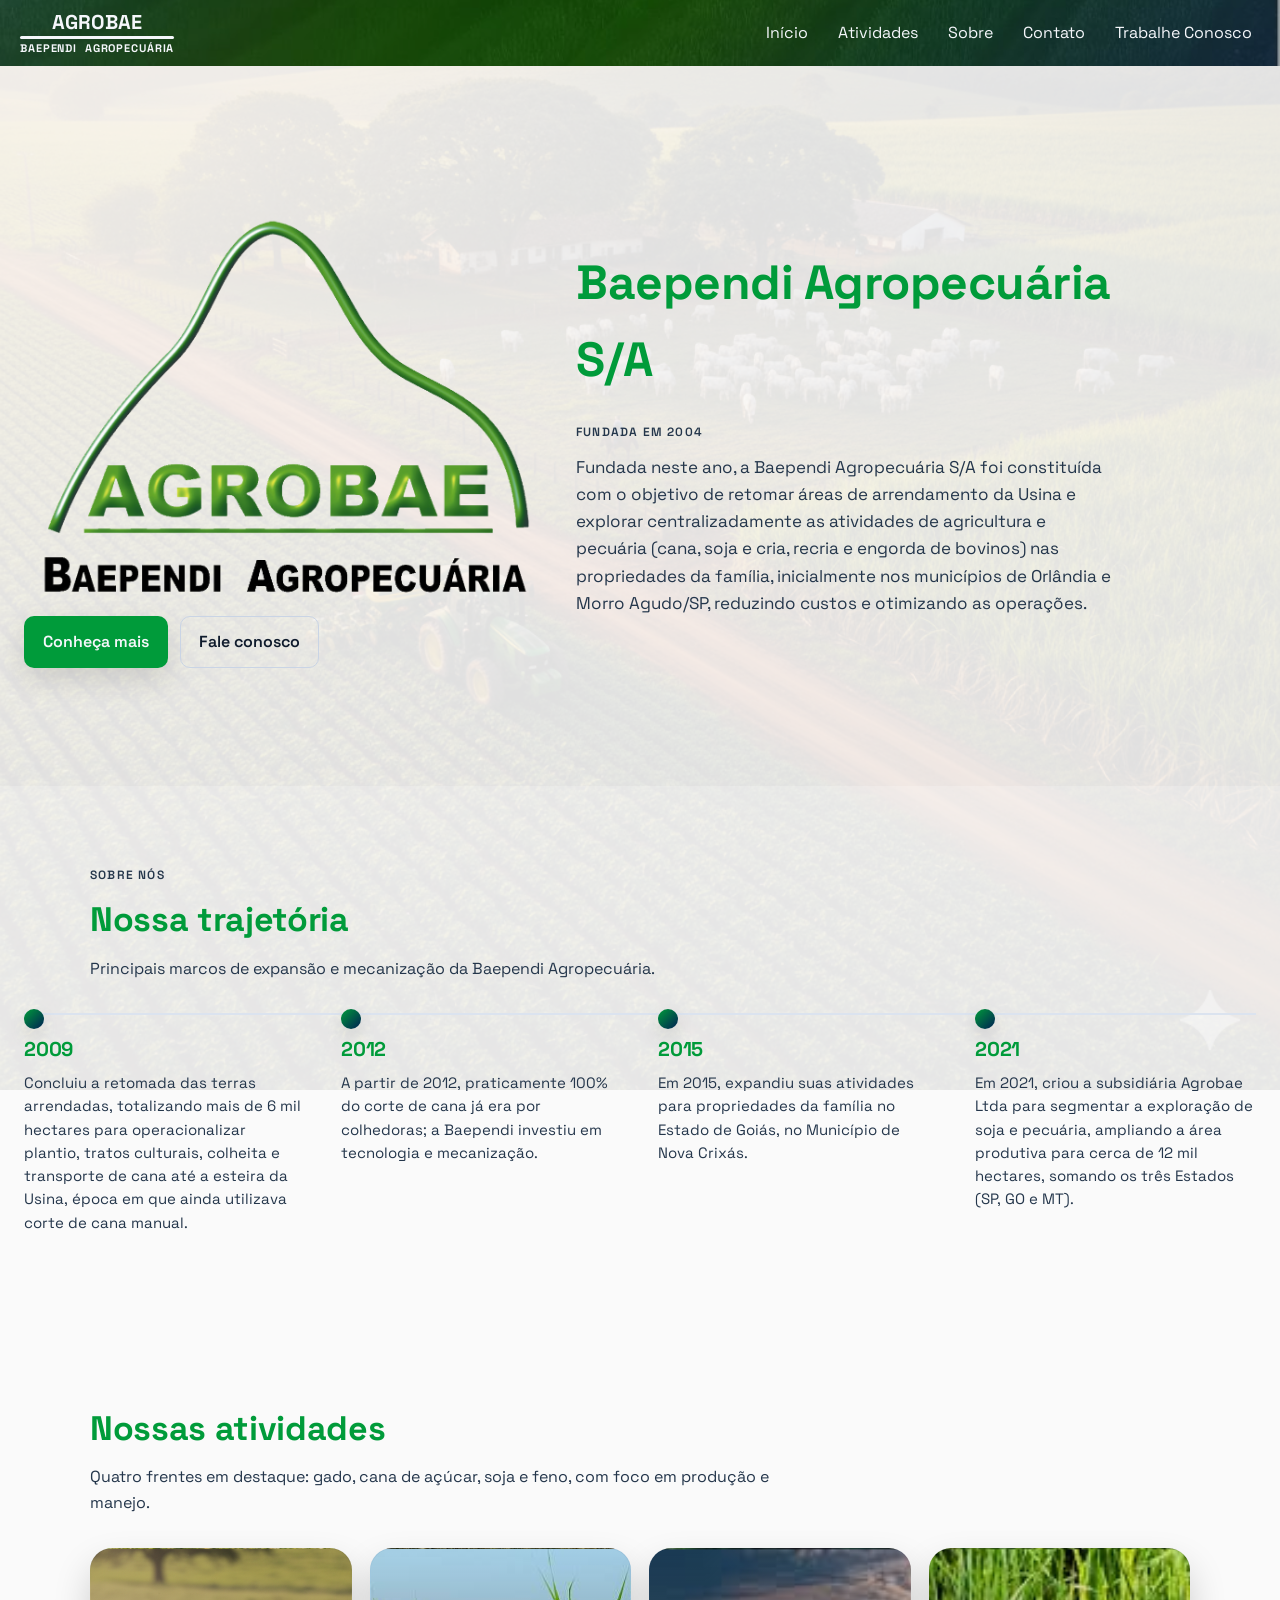
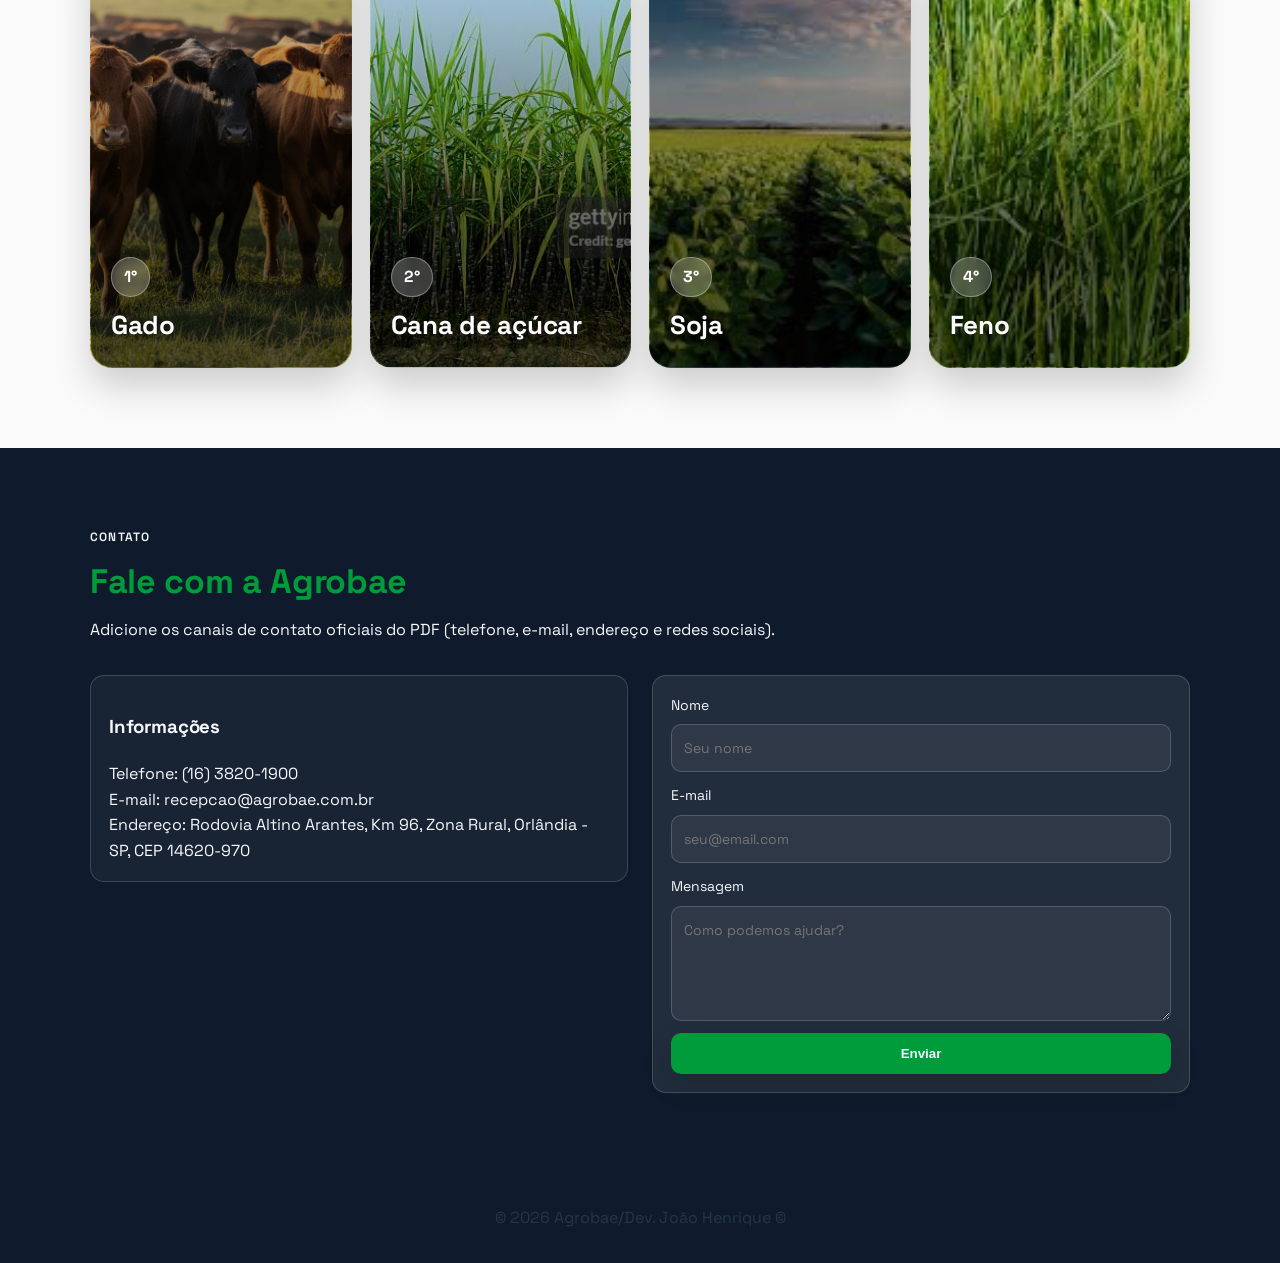
<file: projeto fazenda1/index.html>
<!DOCTYPE html>
<html lang="pt-BR">
<head>
	<meta charset="UTF-8" />
	<meta name="viewport" content="width=device-width, initial-scale=1.0" />
	<title>GRUPO BAEPENDI</title>
	<link rel="preconnect" href="https://fonts.googleapis.com" />
	<link rel="preconnect" href="https://fonts.gstatic.com" crossorigin />
	<link rel="preload" href="img/background.png" as="image" />
	<link href="https://fonts.googleapis.com/css2?family=Space+Grotesk:wght@400;500;600;700&display=swap" rel="stylesheet" />
	<link rel="stylesheet" href="styles.css" />
</head>
<body>
	<!-- Barra superior com marca e navegação principal -->
	<header class="topbar">
		<div class="brand brand-text" aria-label="Grupo Baependi">
			<div class="brand-main">AGROBAE</div>
			<div class="brand-bar" aria-hidden="true"></div>
			<div class="brand-sub">BAEPENDI&nbsp;&nbsp;AGROPECUÁRIA</div>
		</div>
		<button class="nav-toggle" aria-label="Abrir menu" aria-expanded="false">
			<img src="img/menu.JPG" alt="Menu" class="nav-icon" />
		</button>
		<nav class="nav" aria-label="Principal">
			<ul>
				<li><a href="#inicio">Início</a></li>
				<li><a href="#atividades">Atividades</a></li>
				<li><a href="sobre.html">Sobre</a></li>
				<li><a href="#contato">Contato</a></li>
				<li><a href="Trabalhe_conosco.html">Trabalhe Conosco</a></li>

			</ul>
		</nav>
	</header>

	<main>
		<!-- Sessão inicial com logo e CTAs -->
		<section id="inicio" class="hero hero--logo">
			<div class="hero__overlay">
				<div class="hero__grid">
					<div class="hero__visual">
						<img src="img/logo.png" alt="Logomarca Agrobae" class="hero__logo" />
						<div class="cta">
							<a class="btn primary" href="#sobre">Conheça mais</a>
							<a class="btn ghost" href="#contato">Fale conosco</a>
						</div>
					</div>
					<div class="hero__text">
						<h1>Baependi Agropecuária S/A</h1>
						<p class="kicker">Fundada em 2004</p>
						<p class="lead">Fundada neste ano, a Baependi Agropecuária S/A foi constituída com o objetivo de retomar áreas de arrendamento da Usina e explorar centralizadamente as atividades de agricultura e pecuária (cana, soja e cria, recria e engorda de bovinos) nas propriedades da família, inicialmente nos municípios de Orlândia e Morro Agudo/SP, reduzindo custos e otimizando as operações.</p>
					</div>
				</div>
		</section>

		<!-- Linha do tempo institucional -->
		<section id="sobre" class="section">
			<div class="section__heading">
				<p class="kicker">Sobre nós</p>
				<h2>Nossa trajetória</h2>
				<p class="body">Principais marcos de expansão e mecanização da Baependi Agropecuária.</p>
			</div>
			<div class="timeline">
				<div class="timeline__item">
					<div class="timeline__dot" aria-hidden="true"></div>
					<h3 class="timeline__year">2009</h3>
					<p class="timeline__body">Concluiu a retomada das terras arrendadas, totalizando mais de 6 mil hectares para operacionalizar plantio, tratos culturais, colheita e transporte de cana até a esteira da Usina, época em que ainda utilizava corte de cana manual.</p>
				</div>
				<div class="timeline__item">
					<div class="timeline__dot" aria-hidden="true"></div>
					<h3 class="timeline__year">2012</h3>
					<p class="timeline__body">A partir de 2012, praticamente 100% do corte de cana já era por colhedoras; a Baependi investiu em tecnologia e mecanização.</p>
				</div>
				<div class="timeline__item">
					<div class="timeline__dot" aria-hidden="true"></div>
					<h3 class="timeline__year">2015</h3>
					<p class="timeline__body">Em 2015, expandiu suas atividades para propriedades da família no Estado de Goiás, no Município de Nova Crixás.</p>
				</div>
				<div class="timeline__item">
					<div class="timeline__dot" aria-hidden="true"></div>
					<h3 class="timeline__year">2021</h3>
					<p class="timeline__body">Em 2021, criou a subsidiária Agrobae Ltda para segmentar a exploração de soja e pecuária, ampliando a área produtiva para cerca de 12 mil hectares, somando os três Estados (SP, GO e MT).</p>
				</div>
			</div>
		</section>

		<!-- Cards com as principais atividades do grupo -->
		<section id="atividades" class="section section--accent">
			<div class="section__heading">
				<h2>Nossas atividades</h2>
				<p class="body">Quatro frentes em destaque: gado, cana de açúcar, soja e feno, com foco em produção e manejo.</p>
			</div>
			<div class="activity-grid">
				<article class="activity-card" style="--bg: url('img/gado.png');">
					<div class="activity__overlay">
						<span class="activity__order">1°</span>
						<h3>Gado</h3>
					</div>
				</article>
				<article class="activity-card" style="--bg: url('img/cana.jpg');">
					<div class="activity__overlay">
						<span class="activity__order">2°</span>
						<h3>Cana de açúcar</h3>
					</div>
				</article>
				<article class="activity-card" style="--bg: url('img/soja.jpg');">
					<div class="activity__overlay">
						<span class="activity__order">3°</span>
						<h3>Soja</h3>
					</div>
				</article>
				<article class="activity-card" style="--bg: url('img/feno.jpg');">
					<div class="activity__overlay">
						<span class="activity__order">4°</span>
						<h3>Feno</h3>
					</div>
				</article>
			</div>
		</section>

		<!-- Contatos e formulário de mensagem -->
		<section id="contato" class="section section--alt">
			<div class="section__heading">
				<p class="kicker">Contato</p>
				<h2>Fale com a Agrobae</h2>
				<p class="body">Adicione os canais de contato oficiais do PDF (telefone, e-mail, endereço e redes sociais).</p>
			</div>
			<div class="contact">
				<div class="contact__info">
					<h3>Informações</h3>
					<p>Telefone: (16) 3820-1900</p>
					<p>E-mail: recepcao@agrobae.com.br</p>
					<p>Endereço: Rodovia Altino Arantes, Km 96, Zona Rural, Orlândia - SP, CEP 14620-970</p>
				</div>
				<form class="contact__form">
					<label>
						Nome
						<input type="text" name="nome" placeholder="Seu nome" required />
					</label>
					<label>
						E-mail
						<input type="email" name="email" placeholder="seu@email.com" required />
					</label>
					<label>
						Mensagem
						<textarea name="mensagem" rows="4" placeholder="Como podemos ajudar?" required></textarea>
					</label>
					<button type="submit" class="btn primary">Enviar</button>
				</form>
			</div>
		</section>
	</main>

	<footer class="footer">
		<p>© 2026 Agrobae/Dev. João Henrique ©</p>
	</footer>

	<script src="script.js"></script>
</body>
</html>
</file>
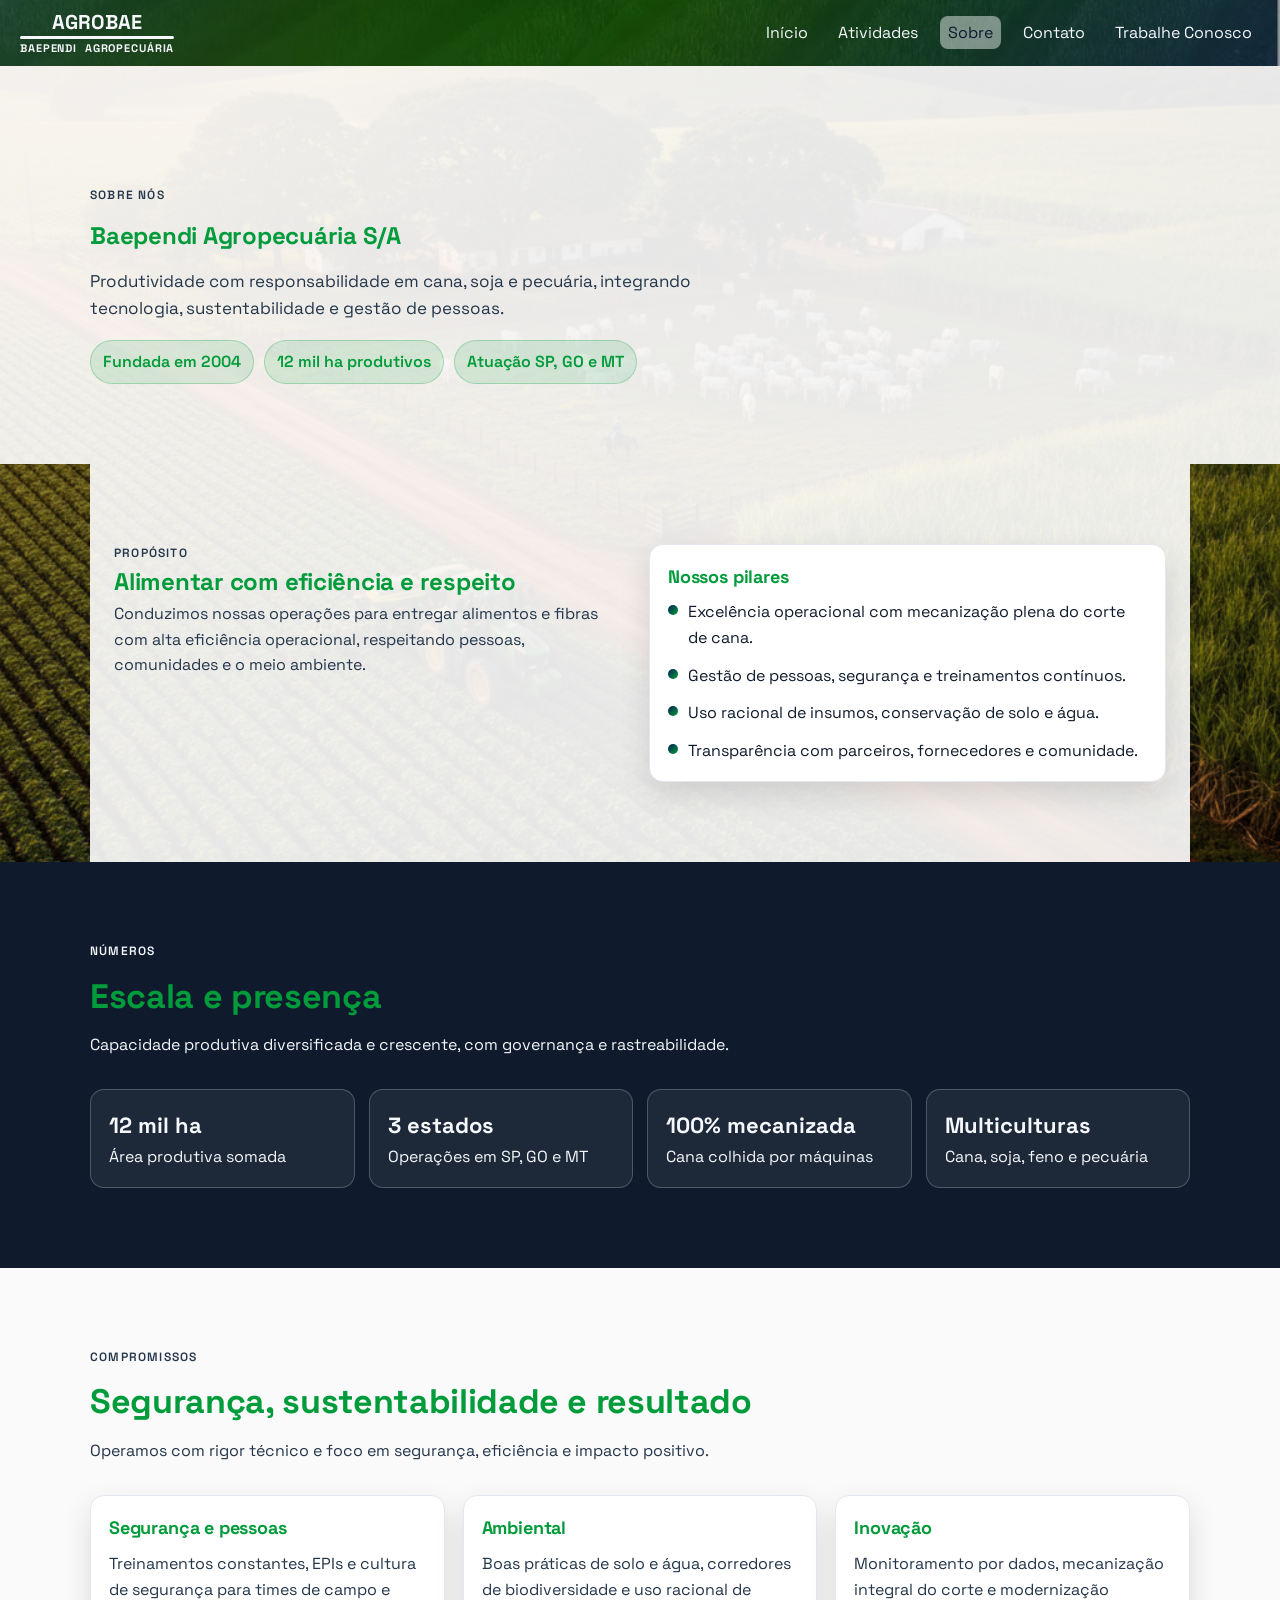
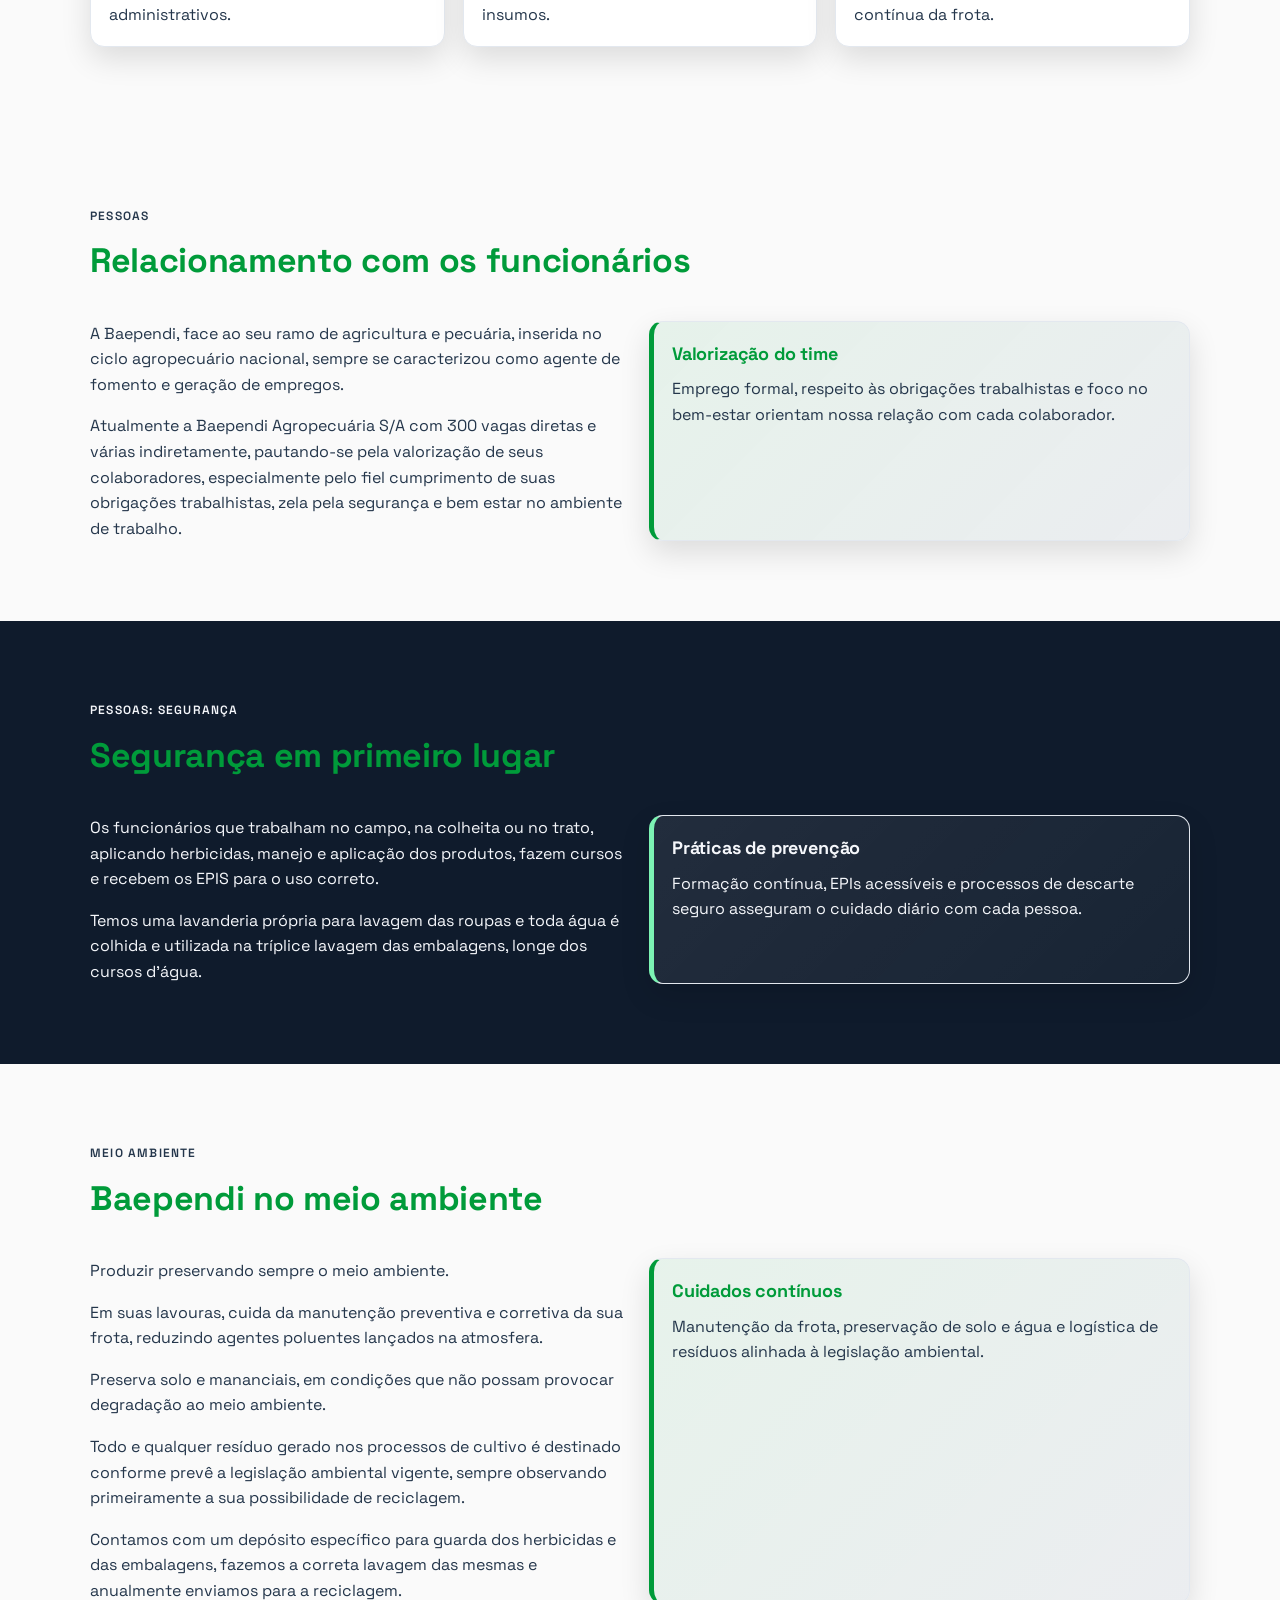
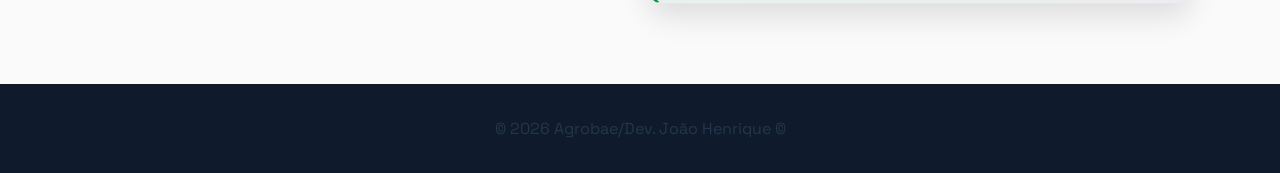
<file: projeto fazenda1/sobre.html>
<!DOCTYPE html>
<html lang="pt-BR">
<head>
	<meta charset="UTF-8" />
	<meta name="viewport" content="width=device-width, initial-scale=1.0" />
	<title>Sobre | Baependi Agropecuária</title>
	<link rel="preconnect" href="https://fonts.googleapis.com" />
	<link rel="preconnect" href="https://fonts.gstatic.com" crossorigin />
	<link href="https://fonts.googleapis.com/css2?family=Space+Grotesk:wght@400;500;600;700&display=swap" rel="stylesheet" />
	<link rel="stylesheet" href="sobre.css" />
</head>
<body>
	<!-- Cabeçalho com navegação interna -->
	<header class="topbar">
		<div class="brand brand-text" aria-label="Grupo Baependi">
			<div class="brand-main">AGROBAE</div>
			<div class="brand-bar" aria-hidden="true"></div>
			<div class="brand-sub">BAEPENDI&nbsp;&nbsp;AGROPECUÁRIA</div>
		</div>
		<button class="nav-toggle" aria-label="Abrir menu" aria-expanded="false">
			<img src="img/menu.JPG" alt="Menu" class="nav-icon" />
		</button>
		<nav class="nav" aria-label="Principal">
			<ul>
				<li><a href="index.html#inicio">Início</a></li>
				<li><a href="index.html#atividades">Atividades</a></li>
				<li><a class="is-active" href="sobre.html">Sobre</a></li>
				<li><a href="index.html#contato">Contato</a></li>
				<li><a href="index.html#trabalhe_conosco">Trabalhe Conosco</a></li>
			</ul>
		</nav>
	</header>

	<main>
		<!-- Herói da página Sobre com resumo e badges -->
		<section class="hero">
			<div class="hero__content">
				<p class="kicker">Sobre nós</p>
				<h1>Baependi Agropecuária S/A</h1>
				<p class="lead">Produtividade com responsabilidade em cana, soja e pecuária, integrando tecnologia, sustentabilidade e gestão de pessoas.</p>
				<div class="badges">
					<span class="badge">Fundada em 2004</span>
					<span class="badge">12 mil ha produtivos</span>
					<span class="badge">Atuação SP, GO e MT</span>
				</div>
			</div>
		</section>

		<!-- Propósito institucional e pilares de atuação -->
		<section class="grid two section">
			<div>
				<p class="kicker">Propósito</p>
				<h2>Alimentar com eficiência e respeito</h2>
				<p class="body">Conduzimos nossas operações para entregar alimentos e fibras com alta eficiência operacional, respeitando pessoas, comunidades e o meio ambiente.</p>
			</div>
			<div class="card">
				<h3>Nossos pilares</h3>
				<ul class="list">
					<li><span class="bullet"></span>Excelência operacional com mecanização plena do corte de cana.</li>
					<li><span class="bullet"></span>Gestão de pessoas, segurança e treinamentos contínuos.</li>
					<li><span class="bullet"></span>Uso racional de insumos, conservação de solo e água.</li>
					<li><span class="bullet"></span>Transparência com parceiros, fornecedores e comunidade.</li>
				</ul>
			</div>
		</section>

		<!-- Estatísticas resumidas das operações -->
		<section class="section section--alt">
			<div class="section__heading">
				<p class="kicker">Números</p>
				<h2>Escala e presença</h2>
				<p class="body">Capacidade produtiva diversificada e crescente, com governança e rastreabilidade.</p>
			</div>
			<div class="stats">
				<div class="stat">
					<strong>12 mil ha</strong>
					<span>Área produtiva somada</span>
				</div>
				<div class="stat">
					<strong>3 estados</strong>
					<span>Operações em SP, GO e MT</span>
				</div>
				<div class="stat">
					<strong>100% mecanizada</strong>
					<span>Cana colhida por máquinas</span>
				</div>
				<div class="stat">
					<strong>Multiculturas</strong>
					<span>Cana, soja, feno e pecuária</span>
				</div>
			</div>
		</section>

		<!-- Compromissos gerais em três pilares -->
		<section class="section">
			<div class="section__heading">
				<p class="kicker">Compromissos</p>
				<h2>Segurança, sustentabilidade e resultado</h2>
				<p class="body">Operamos com rigor técnico e foco em segurança, eficiência e impacto positivo.</p>
			</div>
			<div class="grid three">
				<div class="card">
					<h3>Segurança e pessoas</h3>
					<p>Treinamentos constantes, EPIs e cultura de segurança para times de campo e administrativos.</p>
				</div>
				<div class="card">
					<h3>Ambiental</h3>
					<p>Boas práticas de solo e água, corredores de biodiversidade e uso racional de insumos.</p>
				</div>
				<div class="card">
					<h3>Inovação</h3>
					<p>Monitoramento por dados, mecanização integral do corte e modernização contínua da frota.</p>
				</div>
			</div>
		</section>

		<!-- Relação com pessoas e colaboradores -->
		<section class="section">
			<div class="section__heading">
				<p class="kicker">Pessoas</p>
				<h2>Relacionamento com os funcionários</h2>
			</div>
			<div class="grid two">
				<div class="text-block">
					<p>A Baependi, face ao seu ramo de agricultura e pecuária, inserida no ciclo agropecuário nacional, sempre se caracterizou como agente de fomento e geração de empregos.</p>
					<p>Atualmente a Baependi Agropecuária S/A com 300 vagas diretas e várias indiretamente, pautando-se pela valorização de seus colaboradores, especialmente pelo fiel cumprimento de suas obrigações trabalhistas, zela pela segurança e bem estar no ambiente de trabalho.</p>
				</div>
				<div class="card card--accent">
					<h3>Valorização do time</h3>
					<p>Emprego formal, respeito às obrigações trabalhistas e foco no bem-estar orientam nossa relação com cada colaborador.</p>
				</div>
			</div>
		</section>

		<!-- Bloco focado em segurança operacional -->
		<section class="section section--alt">
			<div class="section__heading">
				<p class="kicker">Pessoas: Segurança</p>
				<h2>Segurança em primeiro lugar</h2>
			</div>
			<div class="grid two">
				<div class="text-block">
					<p>Os funcionários que trabalham no campo, na colheita ou no trato, aplicando herbicidas, manejo e aplicação dos produtos, fazem cursos e recebem os EPIS para o uso correto.</p>
					<p>Temos uma lavanderia própria para lavagem das roupas e toda água é colhida e utilizada na tríplice lavagem das embalagens, longe dos cursos d'água.</p>
				</div>
				<div class="card card--accent">
					<h3>Práticas de prevenção</h3>
					<p>Formação contínua, EPIs acessíveis e processos de descarte seguro asseguram o cuidado diário com cada pessoa.</p>
				</div>
			</div>
		</section>

		<!-- Boas práticas ambientais -->
		<section class="section">
			<div class="section__heading">
				<p class="kicker">Meio ambiente</p>
				<h2>Baependi no meio ambiente</h2>
			</div>
			<div class="grid two">
				<div class="text-block">
					<p>Produzir preservando sempre o meio ambiente.</p>
					<p>Em suas lavouras, cuida da manutenção preventiva e corretiva da sua frota, reduzindo agentes poluentes lançados na atmosfera.</p>
					<p>Preserva solo e mananciais, em condições que não possam provocar degradação ao meio ambiente.</p>
					<p>Todo e qualquer resíduo gerado nos processos de cultivo é destinado conforme prevê a legislação ambiental vigente, sempre observando primeiramente a sua possibilidade de reciclagem.</p>
					<p>Contamos com um depósito específico para guarda dos herbicidas e das embalagens, fazemos a correta lavagem das mesmas e anualmente enviamos para a reciclagem.</p>
				</div>
				<div class="card card--accent">
					<h3>Cuidados contínuos</h3>
					<p>Manutenção da frota, preservação de solo e água e logística de resíduos alinhada à legislação ambiental.</p>
				</div>
			</div>
		</section>
	</main>

	<footer class="footer">
		<p>© 2026 Agrobae/Dev. João Henrique ©</p>
	</footer>

	<script src="sobre.js"></script>
</body>
</html>
</file>
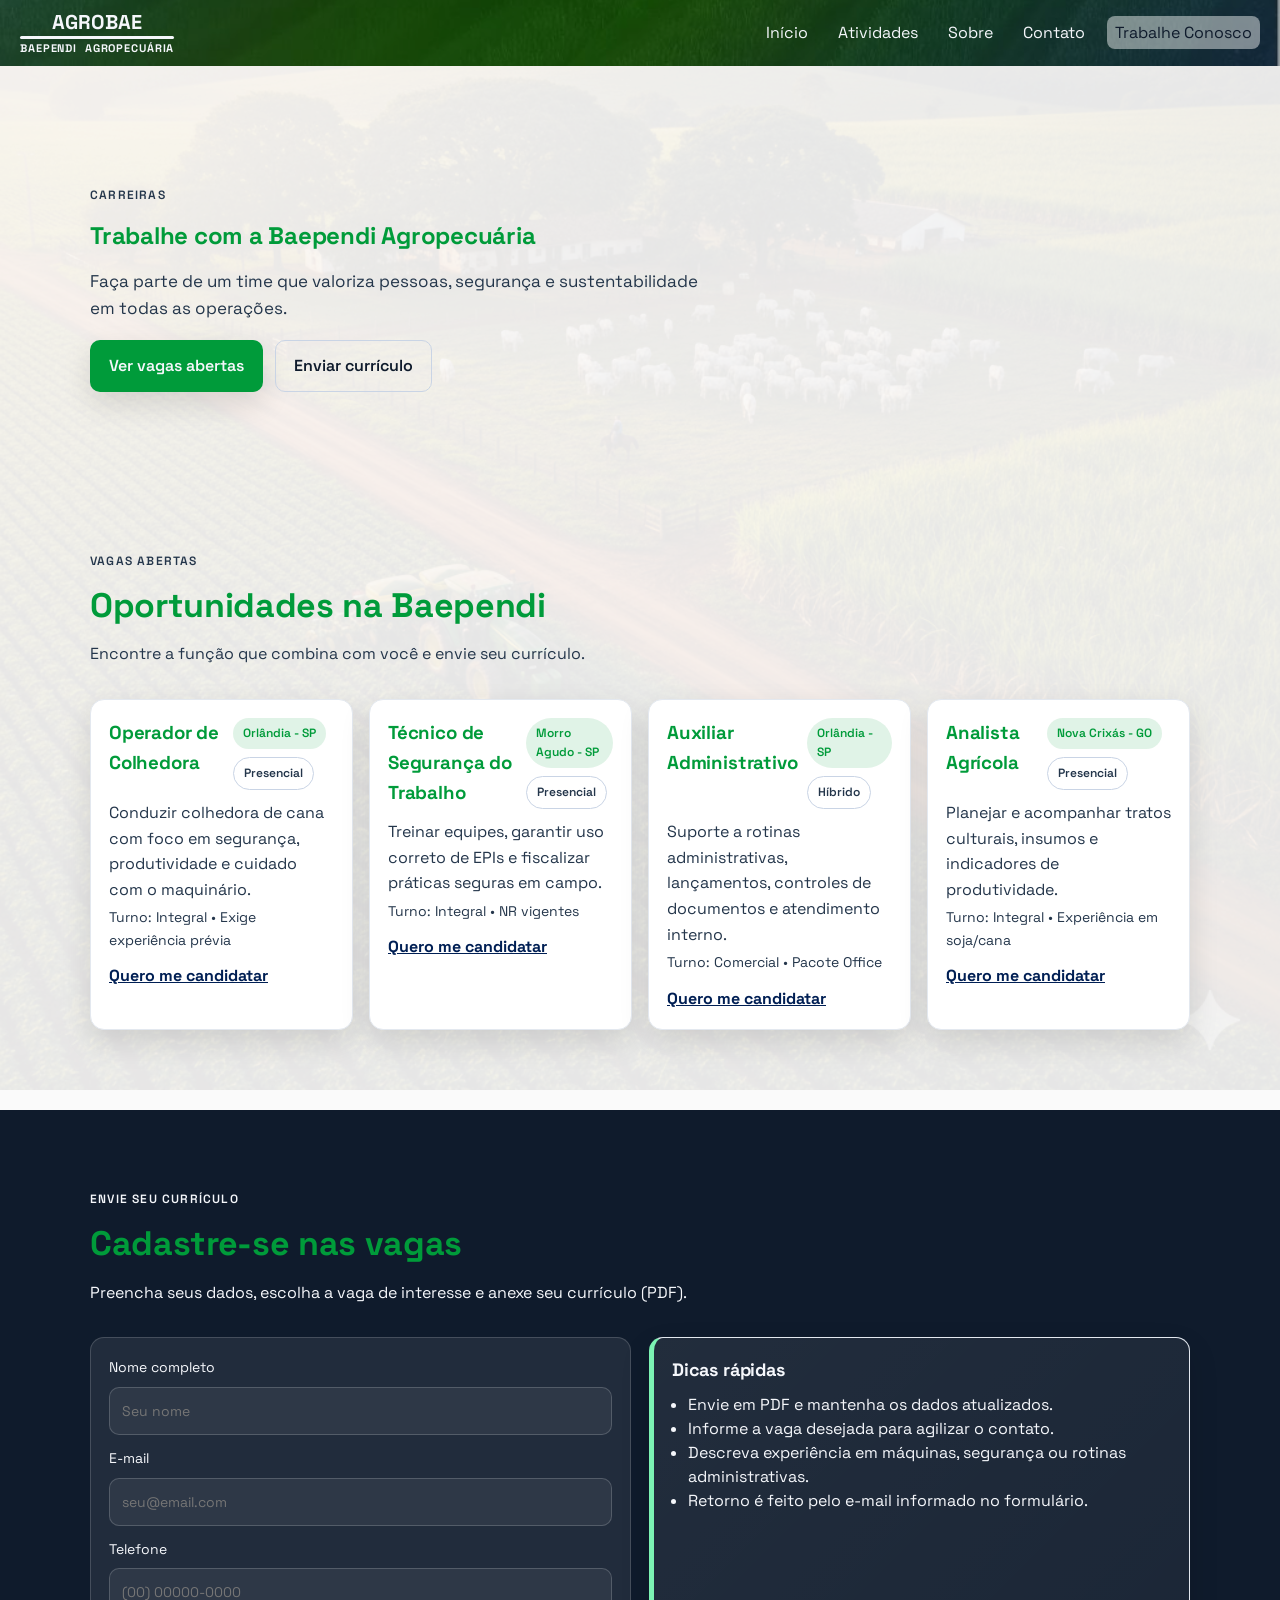
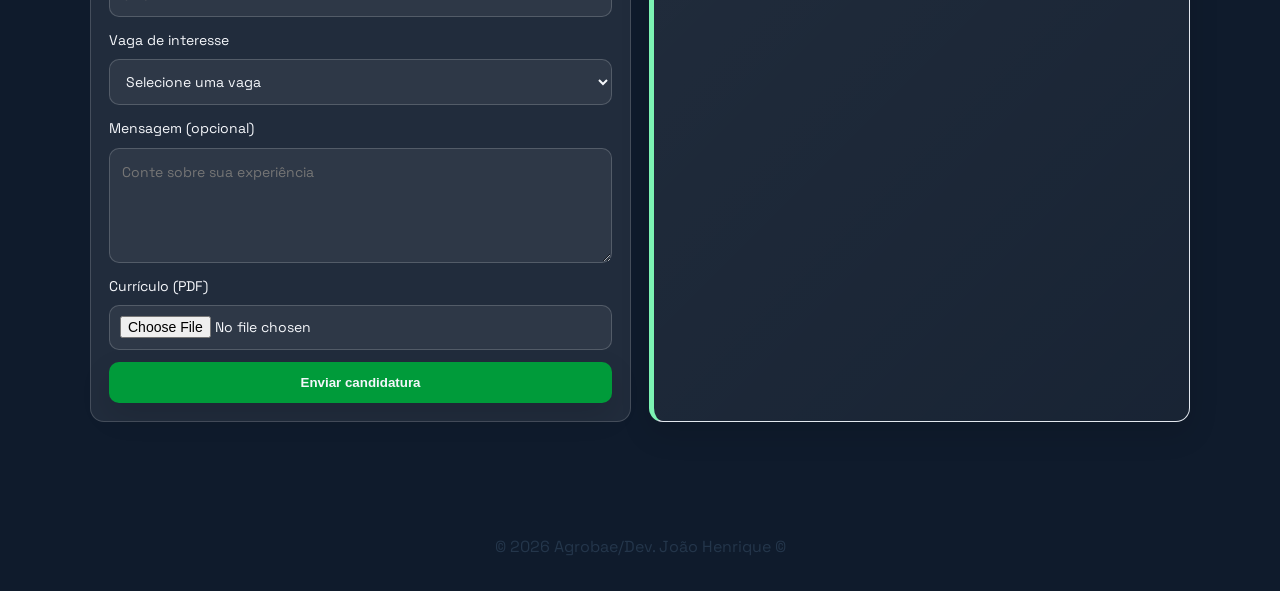
<file: projeto fazenda1/Trabalhe_conosco.html>
<!DOCTYPE html>
<html lang="pt-BR">
<head>
	<meta charset="UTF-8" />
	<meta name="viewport" content="width=device-width, initial-scale=1.0" />
	<title>Trabalhe Conosco | Baependi Agropecuária</title>
	<link rel="preconnect" href="https://fonts.googleapis.com" />
	<link rel="preconnect" href="https://fonts.gstatic.com" crossorigin />
	<link href="https://fonts.googleapis.com/css2?family=Space+Grotesk:wght@400;500;600;700&display=swap" rel="stylesheet" />
	<link rel="stylesheet" href="Trabalhe_conosco.css" />
</head>
<body>
	<!-- Cabeçalho com logo e navegação cruzada para outras páginas -->
	<header class="topbar">
		<div class="brand brand-text" aria-label="Grupo Baependi">
			<div class="brand-main">AGROBAE</div>
			<div class="brand-bar" aria-hidden="true"></div>
			<div class="brand-sub">BAEPENDI&nbsp;&nbsp;AGROPECUÁRIA</div>
		</div>
		<button class="nav-toggle" aria-label="Abrir menu" aria-expanded="false">
			<img src="img/menu.JPG" alt="Menu" class="nav-icon" />
		</button>
		<nav class="nav" aria-label="Principal">
			<ul>
				<li><a href="index.html#inicio">Início</a></li>
				<li><a href="index.html#atividades">Atividades</a></li>
				<li><a href="sobre.html">Sobre</a></li>
				<li><a href="index.html#contato">Contato</a></li>
				<li><a class="is-active" href="Trabalhe_conosco.html">Trabalhe Conosco</a></li>
			</ul>
		</nav>
	</header>

	<main>
		<!-- Herói da página de carreiras com CTAs para vagas e formulário -->
		<section class="hero">
			<div class="hero__content">
				<p class="kicker">Carreiras</p>
				<h1>Trabalhe com a Baependi Agropecuária</h1>
				<p class="lead">Faça parte de um time que valoriza pessoas, segurança e sustentabilidade em todas as operações.</p>
				<div class="cta">
					<a class="btn primary" href="#vagas">Ver vagas abertas</a>
					<a class="btn ghost" href="#formulario">Enviar currículo</a>
				</div>
			</div>
		</section>

		<!-- Listagem simples de vagas abertas -->
		<section id="vagas" class="section">
			<div class="section__heading">
				<p class="kicker">Vagas abertas</p>
				<h2>Oportunidades na Baependi</h2>
				<p class="body">Encontre a função que combina com você e envie seu currículo.</p>
			</div>
			<div class="job-grid">
				<article class="job-card" data-job-id="operador-colhedora" tabindex="0" role="button" aria-label="Ver detalhes da vaga Operador de Colhedora">
					<div class="job-card__top">
						<h3>Operador de Colhedora</h3>
						<div class="job-tags">
							<span class="tag">Orlândia - SP</span>
							<span class="tag tag--outline">Presencial</span>
						</div>
					</div>
					<p class="job-desc">Conduzir colhedora de cana com foco em segurança, produtividade e cuidado com o maquinário.</p>
					<p class="job-meta">Turno: Integral • Exige experiência prévia</p>
					<a class="job-apply" href="#formulario">Quero me candidatar</a>
				</article>

				<article class="job-card" data-job-id="tecnico-seguranca" tabindex="0" role="button" aria-label="Ver detalhes da vaga Técnico de Segurança do Trabalho">
					<div class="job-card__top">
						<h3>Técnico de Segurança do Trabalho</h3>
						<div class="job-tags">
							<span class="tag">Morro Agudo - SP</span>
							<span class="tag tag--outline">Presencial</span>
						</div>
					</div>
					<p class="job-desc">Treinar equipes, garantir uso correto de EPIs e fiscalizar práticas seguras em campo.</p>
					<p class="job-meta">Turno: Integral • NR vigentes</p>
					<a class="job-apply" href="#formulario">Quero me candidatar</a>
				</article>

				<article class="job-card" data-job-id="auxiliar-administrativo" tabindex="0" role="button" aria-label="Ver detalhes da vaga Auxiliar Administrativo">
					<div class="job-card__top">
						<h3>Auxiliar Administrativo</h3>
						<div class="job-tags">
							<span class="tag">Orlândia - SP</span>
							<span class="tag tag--outline">Híbrido</span>
						</div>
					</div>
					<p class="job-desc">Suporte a rotinas administrativas, lançamentos, controles de documentos e atendimento interno.</p>
					<p class="job-meta">Turno: Comercial • Pacote Office</p>
					<a class="job-apply" href="#formulario">Quero me candidatar</a>
				</article>

				<article class="job-card" data-job-id="analista-agricola" tabindex="0" role="button" aria-label="Ver detalhes da vaga Analista Agrícola">
					<div class="job-card__top">
						<h3>Analista Agrícola</h3>
						<div class="job-tags">
							<span class="tag">Nova Crixás - GO</span>
							<span class="tag tag--outline">Presencial</span>
						</div>
					</div>
					<p class="job-desc">Planejar e acompanhar tratos culturais, insumos e indicadores de produtividade.</p>
					<p class="job-meta">Turno: Integral • Experiência em soja/cana</p>
					<a class="job-apply" href="#formulario">Quero me candidatar</a>
				</article>
			</div>
		</section>

		<!-- Formulário de candidatura e dicas rápidas -->
		<section id="formulario" class="section section--alt">
			<div class="section__heading">
				<p class="kicker">Envie seu currículo</p>
				<h2>Cadastre-se nas vagas</h2>
				<p class="body">Preencha seus dados, escolha a vaga de interesse e anexe seu currículo (PDF).</p>
			</div>
			<div class="apply-grid">
				<form class="apply-form">
					<label>Nome completo
						<input type="text" name="nome" placeholder="Seu nome" required />
					</label>
					<label>E-mail
						<input type="email" name="email" placeholder="seu@email.com" required />
					</label>
					<label>Telefone
						<input type="tel" name="telefone" placeholder="(00) 00000-0000" required />
					</label>
					<label>Vaga de interesse
						<select name="vaga" required>
							<option value="">Selecione uma vaga</option>
							<option>Operador de Colhedora</option>
							<option>Técnico de Segurança do Trabalho</option>
							<option>Auxiliar Administrativo</option>
							<option>Analista Agrícola</option>
							<option>Banco de Talentos</option>
						</select>
					</label>
					<label>Mensagem (opcional)
						<textarea name="mensagem" rows="4" placeholder="Conte sobre sua experiência"></textarea>
					</label>
					<label class="file-label">Currículo (PDF)
						<input type="file" name="curriculo" accept="application/pdf" />
					</label>
					<button type="submit" class="btn primary">Enviar candidatura</button>
				</form>
				<div class="card card--accent apply-info">
					<h3>Dicas rápidas</h3>
					<ul>
						<li>Envie em PDF e mantenha os dados atualizados.</li>
						<li>Informe a vaga desejada para agilizar o contato.</li>
						<li>Descreva experiência em máquinas, segurança ou rotinas administrativas.</li>
						<li>Retorno é feito pelo e-mail informado no formulário.</li>
					</ul>
				</div>
			</div>
		</section>

		<!-- Sub tela de detalhes da vaga -->
		<div class="job-modal" id="job-modal" aria-hidden="true">
			<div class="job-modal__overlay" data-close-modal></div>
			<section class="job-modal__content" role="dialog" aria-modal="true" aria-labelledby="job-modal-title">
				<button type="button" class="job-modal__close" data-close-modal aria-label="Fechar detalhes da vaga">×</button>
				<p class="kicker" id="job-modal-kicker">Detalhes da vaga</p>
				<h3 id="job-modal-title"></h3>
				<div class="job-modal__tags">
					<span class="tag" id="job-modal-location"></span>
					<span class="tag tag--outline" id="job-modal-model"></span>
				</div>
				<p class="job-modal__summary" id="job-modal-summary"></p>
				<p class="job-meta" id="job-modal-meta"></p>
				<div class="job-modal__blocks">
					<div class="job-modal__block">
						<h4>Responsabilidades</h4>
						<ul id="job-modal-responsibilities"></ul>
					</div>
					<div class="job-modal__block">
						<h4>Requisitos</h4>
						<ul id="job-modal-requirements"></ul>
					</div>
					<div class="job-modal__block">
						<h4>Diferenciais</h4>
						<ul id="job-modal-benefits"></ul>
					</div>
				</div>
				<a class="btn primary job-modal__apply" id="job-modal-apply" href="#formulario">Quero me candidatar</a>
			</section>
		</div>
	</main>

	<footer class="footer">
		<p>© 2026 Agrobae/Dev. João Henrique ©</p>
	</footer>

	<script src="Trabalhe_conosco.js"></script>
</body>
</html>
</file>
<file: projeto fazenda1/styles.css>
/* Paleta, tokens e tipografia base */
:root {
	--green: #009b3a;
	--blue: #001f54;
	--dark: #0f1b2c;
	--mid: #24364b;
	--light: #f5f7fb;
	--white: #ffffff;
	--shadow: 0 12px 30px rgba(0, 0, 0, 0.12);
	--radius: 14px;
	--max-width: 1100px;
	--transition: 180ms ease;
	font-family: 'Space Grotesk', system-ui, -apple-system, sans-serif;
	color: var(--dark);
	background: var(--white);
}

/* Reset simples de box model */
* {
	box-sizing: border-box;
}

/* Fundo principal com imagem fixa */
body {
	margin: 0;
	background: linear-gradient(rgba(0, 0, 0, 0.18), rgba(0, 0, 0, 0.18)), url('img/background.png') center/cover fixed no-repeat;
	color: var(--dark);
	line-height: 1.6;
}

a {
	color: inherit;
	text-decoration: none;
}

h1, h2, h3, h4, h5 {
	letter-spacing: -0.01em;
	color: var(--green);
}

p {
	margin: 0;
	color: var(--mid);
}

/* Barra fixa com brand e navegação */
.topbar {
	position: sticky;
	top: 0;
	z-index: 10;
	display: flex;
	align-items: center;
	justify-content: space-between;
	padding: 12px 20px;
	color: var(--light);
	background: url('img/menu.JPG') center/cover no-repeat;
	box-shadow: inset 0 0 0 100vmax rgba(0, 0, 0, 0.38);
}

.topbar * {
	position: relative;
	z-index: 1;
}


	html {
		min-height: 100%;
	}
.brand {
	display: inline-flex;
	align-items: center;
		background: transparent;
}
.brand img {
	height: 32px;
	width: auto;
	display: block;
	object-fit: contain;
}

.brand-text {
	flex-direction: column;
	gap: 4px;
	line-height: 1;
	color: var(--light);
}

.brand-main {
	font-weight: 800;
	font-size: 20px;
}

.brand-bar {
	width: 100%;
	height: 3px;
	background: var(--light);
	border-radius: 999px;
}

.brand-sub {
	font-weight: 700;
	font-size: 11px;
	letter-spacing: 0.08em;
}

.nav ul {
	display: flex;
	gap: 14px;
	list-style: none;
	margin: 0;
	padding: 0;
}

.nav a {
	padding: 6px 8px;
	border-radius: 8px;
	transition: background var(--transition), color var(--transition);
}

.nav__disabled {
	padding: 6px 8px;
	border-radius: 8px;
	opacity: 0.72;
	cursor: default;
	display: inline-block;
}

.nav a:hover {
	background: rgba(255, 255, 255, 0.35);
}

.nav-toggle {
	display: none;
}

/* Sessão hero da home */
.hero {
	position: relative;
	min-height: 80vh;
	display: grid;
	align-items: center;
	padding: 80px 24px 60px;
	color: var(--dark);
	background: rgba(255, 255, 255, 0.88);
}

.hero__overlay {
	max-width: var(--max-width);
	width: min(100%, var(--max-width));
	margin: 0;
	display: grid;
	gap: 22px;
	justify-items: start;
	text-align: left;
	justify-self: start;
}

.hero__grid {
	width: 100%;
	display: grid;
	grid-template-columns: minmax(280px, 520px) 1fr;
	gap: 32px;
	align-items: center;
}

.hero__visual {
	display: grid;
	gap: 16px;
	justify-items: start;
}

.hero__logo {
	width: min(70vw, 520px);
	height: auto;
	animation: logoFloat 8s ease-in-out infinite, logoFade 900ms ease 1;
}

.hero__text {
	display: grid;
	gap: 12px;
	max-width: 620px;
	color: var(--dark);
}

.hero__text h1 {
	margin: 0;
	font-size: clamp(32px, 5vw, 44px);
	color: var(--green);
}

.hero__bullets {
	list-style: none;
	padding: 0;
	margin: 0;
	display: grid;
	gap: 8px;
	color: var(--dark);
}

.hero__bullets li {
	position: relative;
	padding-left: 14px;
}

.hero__bullets li::before {
	content: '';
	position: absolute;
	left: 0;
	top: 9px;
	width: 6px;
	height: 6px;
	border-radius: 50%;
	background: linear-gradient(135deg, var(--green), var(--blue));
}

@keyframes logoFloat {
	0%, 100% {
		transform: translateY(0);
	}
	50% {
		transform: translateY(-10px);
	}
}

@keyframes logoFade {
	0% {
		opacity: 0;
		transform: translateY(8px);
	}
	100% {
		opacity: 1;
		transform: translateY(0);
	}
}

.kicker {
	text-transform: uppercase;
	font-weight: 600;
	letter-spacing: 0.1em;
	font-size: 12px;
	color: var(--mid);
}

.hero h1 {
	margin: 10px 0 12px;
	font-size: clamp(32px, 6vw, 48px);
	color: var(--green);
}

.hero h1 span {
	color: var(--mid);
}

.hero h1 span {
	display: block;
	font-weight: 500;
	font-size: 20px;
	opacity: 0.9;
}

.lead {
	max-width: 540px;
	margin-bottom: 20px;
	font-size: 17px;
	color: var(--mid);
}

.cta {
	display: flex;
	gap: 12px;
	flex-wrap: wrap;
	justify-content: flex-start;
}

.btn {
	display: inline-flex;
	align-items: center;
	justify-content: center;
	padding: 12px 18px;
	border-radius: 10px;
	border: 1px solid transparent;
	font-weight: 600;
	cursor: pointer;
	transition: transform var(--transition), box-shadow var(--transition), background var(--transition), color var(--transition), border var(--transition);
}

.btn.primary {
	background: var(--green);
	color: var(--light);
	box-shadow: var(--shadow);
}

.btn.primary:hover {
	transform: translateY(-2px);
	box-shadow: 0 16px 36px rgba(26, 158, 74, 0.25);
}

.btn.ghost {
	background: transparent;
	color: var(--dark);
	border-color: #c9d4e5;
}

.btn.ghost:hover {
	background: #eef3fb;
}

@media (prefers-reduced-motion: reduce) {
	.hero__logo {
		animation: none;
	}
}

/* Seções genéricas com variações de cor */
.section {
	padding: 80px 24px;
	background: rgba(255, 255, 255, 0.9);
	color: var(--dark);
}

.section--accent {
	background: rgba(255, 255, 255, 0.9);
}

.section--alt {
	background: #0f1b2c;
	color: var(--light);
}

.section--alt p,
.section--alt h2,
.section--alt h3,
.section--alt h1,
.section--alt .body {
	color: var(--light);
}

.section__heading {
	max-width: var(--max-width);
	margin: 0 auto 32px;
}

.section__heading h2 {
	margin: 8px 0;
	font-size: clamp(26px, 4vw, 34px);
	color: var(--green);
}

.body {
	max-width: 720px;
	color: var(--mid);
}

.grid {
	display: grid;
	gap: 18px;
	max-width: var(--max-width);
	margin: 0 auto;
}

.grid.two {
	grid-template-columns: repeat(auto-fit, minmax(260px, 1fr));
}

/* Linha do tempo de marcos */
.timeline {
	position: relative;
	display: grid;
	grid-template-columns: repeat(auto-fit, minmax(240px, 1fr));
	gap: 28px 36px;
	padding-top: 12px;
	border-top: 2px solid #dbe3ef;
}

.timeline__item {
	position: relative;
	padding-top: 6px;
}

.timeline__dot {
	position: absolute;
	top: -18px;
	left: 0;
	width: 20px;
	height: 20px;
	border-radius: 50%;
	background: linear-gradient(135deg, var(--green), var(--blue));
	box-shadow: 0 8px 18px rgba(0, 0, 0, 0.12);
}

.timeline__year {
	margin: 0 0 6px;
	font-size: 20px;
	color: var(--green);
	font-weight: 800;
}

.timeline__body {
	margin: 0;
	color: var(--mid);
	font-size: 15px;
	line-height: 1.55;
}

.grid.three {
	grid-template-columns: repeat(auto-fit, minmax(220px, 1fr));
}

.card {
	background: var(--white);
	border: 1px solid #e3e8ef;
	border-radius: var(--radius);
	padding: 18px;
	box-shadow: var(--shadow);
}

.activity-grid {
	display: grid;
	grid-template-columns: repeat(auto-fit, minmax(220px, 1fr));
	gap: 18px;
	max-width: var(--max-width);
	margin: 0 auto;
}

.activity-card {
	position: relative;
	min-height: 420px;
	border-radius: 22px;
	overflow: hidden;
	background: #0f1b2c;
	background-image: var(--bg);
	background-size: cover;
	background-position: center;
	box-shadow: 0 18px 36px rgba(0, 0, 0, 0.18);
	isolation: isolate;
	transition: transform 220ms ease, box-shadow 220ms ease, filter 220ms ease;
	border: 1px solid rgba(15, 27, 44, 0.14);
}

.activity-card::after {
	content: '';
	position: absolute;
	inset: 0;
	background: linear-gradient(180deg, rgba(0, 0, 0, 0.08) 0%, rgba(0, 0, 0, 0.62) 70%);
	z-index: 0;
}

.activity-card:hover {
	transform: translateY(-6px) scale(1.01);
	box-shadow: 0 22px 44px rgba(0, 0, 0, 0.2);
	filter: saturate(1.06);
}

.activity__overlay {
	position: absolute;
	inset: 0;
	padding: 20px;
	display: flex;
	flex-direction: column;
	justify-content: flex-end;
	gap: 8px;
	color: var(--white);
	z-index: 1;
}

.activity__order {
	align-self: flex-start;
	padding: 6px 12px;
	border-radius: 999px;
	background: rgba(255, 255, 255, 0.22);
	color: var(--white);
	font-weight: 700;
	backdrop-filter: blur(4px);
	border: 1px solid rgba(255, 255, 255, 0.32);
}

.activity-card h3 {
	margin: 0;
	font-size: clamp(20px, 3vw, 26px);
	color: var(--white);
	text-shadow: 0 4px 18px rgba(0, 0, 0, 0.35);
}

.activity-card p {
	margin: 0;
	max-width: 360px;
	color: rgba(255, 255, 255, 0.9);
}

@media (max-width: 720px) {
	.activity-card {
		min-height: 320px;
	}
}

.section--accent .card {
	border-color: rgba(31, 95, 165, 0.15);
}

.card h3 {
	margin-bottom: 8px;
	font-size: 18px;
}

.list {
	list-style: none;
	padding: 0;
	max-width: var(--max-width);
	margin: 0 auto;
	display: grid;
	gap: 12px;
}

.list li {
	display: grid;
	grid-template-columns: auto 1fr;
	gap: 10px;
	align-items: flex-start;
	padding: 14px 16px;
	background: var(--light);
	border-radius: var(--radius);
	border: 1px solid #e3e8ef;
}

.bullet {
	width: 10px;
	height: 10px;
	border-radius: 50%;
	margin-top: 6px;
	background: linear-gradient(135deg, var(--blue), var(--green));
}

.contact {
	max-width: var(--max-width);
	margin: 0 auto;
	display: grid;
	gap: 24px;
	grid-template-columns: repeat(auto-fit, minmax(260px, 1fr));
	align-items: start;
}

.contact__info {
	padding: 18px;
	border-radius: var(--radius);
	border: 1px solid rgba(255, 255, 255, 0.16);
	background: rgba(255, 255, 255, 0.04);
	color: var(--light);
}

.section:not(.section--alt) .contact__info {
	background: var(--white);
	color: var(--dark);
	border: 1px solid #e3e8ef;
}

.contact__form {
	display: grid;
	gap: 12px;
	background: rgba(255, 255, 255, 0.08);
	padding: 18px;
	border-radius: var(--radius);
	border: 1px solid rgba(255, 255, 255, 0.16);
}

.section:not(.section--alt) .contact__form {
	background: var(--white);
	border: 1px solid #e3e8ef;
}

.contact__form label {
	display: grid;
	gap: 8px;
	font-size: 14px;
	color: inherit;
}

.contact__form input,
.contact__form textarea {
	width: 100%;
	padding: 12px;
	border-radius: 10px;
	border: 1px solid #cfd7e3;
	font: inherit;
	background: var(--white);
}

.section--alt .contact__form input,
.section--alt .contact__form textarea {
	background: rgba(255, 255, 255, 0.06);
	border: 1px solid rgba(255, 255, 255, 0.18);
	color: var(--light);
}

.contact__form input:focus,
.contact__form textarea:focus {
	outline: 2px solid var(--green);
	border-color: var(--green);
}

.footer {
	padding: 32px 24px;
	text-align: center;
	background: var(--dark);
	color: var(--light);
}

@media (max-width: 820px) {
	.nav {
		position: absolute;
		top: 56px;
		right: 16px;
		background: rgba(15, 27, 44, 0.95);
		border-radius: 12px;
		padding: 12px;
		border: 1px solid rgba(255, 255, 255, 0.12);
		display: none;
	}
	.nav.open {
		display: block;
	}

	.nav ul {
		flex-direction: column;
	}

	.nav a {
		display: block;
	}

	.nav-toggle {
		display: inline-flex;
	}

	.hero__overlay {
		margin: 0 auto;
		justify-items: center;
		text-align: center;
		justify-self: center;
	}

	.hero__grid {
		grid-template-columns: 1fr;
		justify-items: center;
	}

	.hero__visual {
		justify-items: center;
	}

	.hero__text {
		text-align: center;
		justify-items: center;
	}

	.cta {
		justify-content: center;
	}

}
</file>
<file: projeto fazenda1/sobre.css>
/* Tokens globais e tipografia da página Sobre */
:root {
	--green: #009b3a;
	--blue: #001f54;
	--dark: #0f1b2c;
	--mid: #24364b;
	--light: #f5f7fb;
	--white: #ffffff;
	--shadow: 0 12px 30px rgba(0, 0, 0, 0.12);
	--radius: 14px;
	--max-width: 1100px;
	--transition: 180ms ease;
	font-family: 'Space Grotesk', system-ui, -apple-system, sans-serif;
	color: var(--dark);
	background: var(--white);
}

/* Reset básico */
* {
	box-sizing: border-box;
}

body {
	margin: 0;
	background: linear-gradient(rgba(0, 0, 0, 0.18), rgba(0, 0, 0, 0.18)), url('img/background.png') center/cover fixed no-repeat;
	color: var(--dark);
	line-height: 1.6;
}

a {
	color: inherit;
	text-decoration: none;
}

h1, h2, h3, h4, h5 {
	letter-spacing: -0.01em;
	color: var(--green);
	margin: 0;
}

p {
	margin: 0;
	color: var(--mid);
}

/* Cabeçalho fixo compartilhado */
.topbar {
	position: sticky;
	top: 0;
	z-index: 10;
	display: flex;
	align-items: center;
	justify-content: space-between;
	padding: 12px 20px;
	color: var(--light);
	background: url('img/menu.JPG') center/cover no-repeat;
	box-shadow: inset 0 0 0 100vmax rgba(0, 0, 0, 0.38);
}

.topbar * {
	position: relative;
	z-index: 1;
}

.brand {
	display: inline-flex;
	align-items: center;
}

.brand-text {
	flex-direction: column;
	gap: 4px;
	line-height: 1;
	color: var(--light);
}

.brand-main {
	font-weight: 800;
	font-size: 20px;
}

.brand-bar {
	width: 100%;
	height: 3px;
	background: var(--light);
	border-radius: 999px;
}

.brand-sub {
	font-weight: 700;
	font-size: 11px;
	letter-spacing: 0.08em;
}

.nav ul {
	display: flex;
	gap: 14px;
	list-style: none;
	margin: 0;
	padding: 0;
}

.nav a {
	padding: 6px 8px;
	border-radius: 8px;
	transition: background var(--transition), color var(--transition);
}

.nav a:hover {
	background: rgba(255, 255, 255, 0.35);
}

.nav .is-active {
	background: rgba(255, 255, 255, 0.45);
	color: var(--dark);
}

.nav-toggle {
	display: none;
}

/* Herói com badges de credenciais */
.hero {
	padding: 120px 24px 80px;
	background: rgba(255, 255, 255, 0.9);
}

.hero__content {
	max-width: var(--max-width);
	margin: 0 auto;
	display: grid;
	gap: 12px;
}

.kicker {
	text-transform: uppercase;
	font-weight: 600;
	letter-spacing: 0.1em;
	font-size: 12px;
	color: var(--mid);
}

.lead {
	max-width: 620px;
	font-size: 17px;
	color: var(--mid);
}

.badges {
	display: flex;
	flex-wrap: wrap;
	gap: 10px;
	margin-top: 6px;
}

.badge {
	padding: 8px 12px;
	border-radius: 999px;
	background: rgba(0, 155, 58, 0.12);
	color: var(--green);
	font-weight: 600;
	border: 1px solid rgba(0, 155, 58, 0.25);
}

/* Seções padrão e versão invertida */
.section {
	padding: 80px 24px;
	background: rgba(255, 255, 255, 0.9);
	color: var(--dark);
}

.section--alt {
	background: #0f1b2c;
	color: var(--light);
}

.section--alt h2,
.section--alt p,
.section--alt span,
.section--alt strong {
	color: var(--light);
}

.section__heading {
	max-width: var(--max-width);
	margin: 0 auto 32px;
}

.section__heading h2 {
	margin: 8px 0;
	font-size: clamp(26px, 4vw, 34px);
	color: var(--green);
}

.body {
	max-width: 720px;
	color: var(--mid);
}

/* Grids reusáveis para cards e textos */
.grid {
	display: grid;
	gap: 18px;
	max-width: var(--max-width);
	margin: 0 auto;
}

.grid.two {
	grid-template-columns: repeat(auto-fit, minmax(260px, 1fr));
}

.grid.three {
	grid-template-columns: repeat(auto-fit, minmax(220px, 1fr));
}

/* Cartões de apoio e destaques */
.card {
	background: var(--white);
	border: 1px solid #e3e8ef;
	border-radius: var(--radius);
	padding: 18px;
	box-shadow: var(--shadow);
}

.card h3 {
	margin-bottom: 8px;
	font-size: 18px;
}

.card--accent {
	border-left: 5px solid var(--green);
	background: linear-gradient(135deg, rgba(0, 155, 58, 0.08), rgba(0, 31, 84, 0.06));
}

.list {
	list-style: none;
	padding: 0;
	margin: 0;
	display: grid;
	gap: 12px;
}

.list li {
	display: grid;
	grid-template-columns: auto 1fr;
	gap: 10px;
	align-items: flex-start;
}

.bullet {
	width: 10px;
	height: 10px;
	border-radius: 50%;
	margin-top: 6px;
	background: linear-gradient(135deg, var(--blue), var(--green));
}

/* Cards de estatísticas resumidas */
.stats {
	max-width: var(--max-width);
	margin: 0 auto;
	display: grid;
	grid-template-columns: repeat(auto-fit, minmax(200px, 1fr));
	gap: 14px;
}

.stat {
	padding: 18px;
	border-radius: var(--radius);
	border: 1px solid rgba(255, 255, 255, 0.22);
	background: rgba(255, 255, 255, 0.06);
}

.stat strong {
	display: block;
	font-size: 22px;
	color: var(--light);
}

.stat span {
	color: var(--light);
}

.section:not(.section--alt) .stat {
	background: var(--white);
	border: 1px solid #e3e8ef;
}

.section:not(.section--alt) .stat strong {
	color: var(--green);
}

.section:not(.section--alt) .stat span {
	color: var(--mid);
}

/* Blocos textuais de suporte */
.text-block {
	display: grid;
	gap: 12px;
	color: var(--mid);
}

.text-block p + p {
	margin-top: 4px;
}

.section--alt .text-block {
	color: var(--light);
}

.section--alt h3 {
	color: var(--light);
}

.section--alt .card--accent {
	background: linear-gradient(135deg, rgba(255, 255, 255, 0.08), rgba(255, 255, 255, 0.04));
	border-left-color: #7cf3b3;
}

.footer {
	padding: 32px 24px;
	text-align: center;
	background: var(--dark);
	color: var(--light);
}

@media (max-width: 820px) {
	.nav {
		position: absolute;
		top: 56px;
		right: 16px;
		background: rgba(15, 27, 44, 0.95);
		border-radius: 12px;
		padding: 12px;
		border: 1px solid rgba(255, 255, 255, 0.12);
		display: none;
	}
	.nav.open {
		display: block;
	}

	.nav ul {
		flex-direction: column;
	}

	.nav a {
		display: block;
	}

	.nav-toggle {
		display: inline-flex;
	}

	.hero {
		padding-top: 100px;
	}
}
</file>
<file: projeto fazenda1/Trabalhe_conosco.css>
/* Tokens globais da página de carreiras */
:root {
	--green: #009b3a;
	--blue: #001f54;
	--dark: #0f1b2c;
	--mid: #24364b;
	--light: #f5f7fb;
	--white: #ffffff;
	--shadow: 0 12px 30px rgba(0, 0, 0, 0.12);
	--radius: 14px;
	--max-width: 1100px;
	--transition: 180ms ease;
	font-family: 'Space Grotesk', system-ui, -apple-system, sans-serif;
	color: var(--dark);
	background: var(--white);
}

/* Reset simples */
* {
	box-sizing: border-box;
}

body {
	margin: 0;
	background: linear-gradient(rgba(0, 0, 0, 0.18), rgba(0, 0, 0, 0.18)), url('img/background.png') center/cover fixed no-repeat;
	color: var(--dark);
	line-height: 1.6;
}

a {
	color: inherit;
	text-decoration: none;
}

h1, h2, h3, h4, h5 {
	letter-spacing: -0.01em;
	color: var(--green);
	margin: 0;
}

p {
	margin: 0;
	color: var(--mid);
}

/* Cabeçalho fixo compartilhado */
.topbar {
	position: sticky;
	top: 0;
	z-index: 10;
	display: flex;
	align-items: center;
	justify-content: space-between;
	padding: 12px 20px;
	color: var(--light);
	background: url('img/menu.JPG') center/cover no-repeat;
	box-shadow: inset 0 0 0 100vmax rgba(0, 0, 0, 0.38);
}

.topbar * {
	position: relative;
	z-index: 1;
}

.brand {
	display: inline-flex;
	align-items: center;
}

.brand-text {
	flex-direction: column;
	gap: 4px;
	line-height: 1;
	color: var(--light);
}

.brand-main {
	font-weight: 800;
	font-size: 20px;
}

.brand-bar {
	width: 100%;
	height: 3px;
	background: var(--light);
	border-radius: 999px;
}

.brand-sub {
	font-weight: 700;
	font-size: 11px;
	letter-spacing: 0.08em;
}

.nav ul {
	display: flex;
	gap: 14px;
	list-style: none;
	margin: 0;
	padding: 0;
}

.nav a {
	padding: 6px 8px;
	border-radius: 8px;
	transition: background var(--transition), color var(--transition);
}

.nav a:hover {
	background: rgba(255, 255, 255, 0.35);
}

.nav .is-active {
	background: rgba(255, 255, 255, 0.45);
	color: var(--dark);
}

.nav-toggle {
	display: none;
}

.nav-icon {
	height: 24px;
	width: 24px;
}

/* Herói com CTAs para vagas e formulário */
.hero {
	padding: 120px 24px 80px;
	background: rgba(255, 255, 255, 0.9);
}

.hero__content {
	max-width: var(--max-width);
	margin: 0 auto;
	display: grid;
	gap: 12px;
}

.kicker {
	text-transform: uppercase;
	font-weight: 600;
	letter-spacing: 0.1em;
	font-size: 12px;
	color: var(--mid);
}

.lead {
	max-width: 620px;
	font-size: 17px;
	color: var(--mid);
}

.cta {
	display: flex;
	gap: 12px;
	flex-wrap: wrap;
	margin-top: 6px;
}

.btn {
	display: inline-flex;
	align-items: center;
	justify-content: center;
	padding: 12px 18px;
	border-radius: 10px;
	border: 1px solid transparent;
	font-weight: 600;
	cursor: pointer;
	transition: transform var(--transition), box-shadow var(--transition), background var(--transition), color var(--transition), border var(--transition);
}

.btn.primary {
	background: var(--green);
	color: var(--light);
	box-shadow: var(--shadow);
}

.btn.primary:hover {
	transform: translateY(-2px);
	box-shadow: 0 16px 36px rgba(26, 158, 74, 0.25);
}

.btn.ghost {
	background: transparent;
	color: var(--dark);
	border-color: #c9d4e5;
}

.btn.ghost:hover {
	background: #eef3fb;
}

/* Seções padrão e alternativa escura */
.section {
	padding: 80px 24px;
	background: rgba(255, 255, 255, 0.9);
	color: var(--dark);
}

.section--alt {
	background: #0f1b2c;
	color: var(--light);
}

.section--alt h2,
.section--alt p,
.section--alt span,
.section--alt strong,
.section--alt h3 {
	color: var(--light);
}

.section__heading {
	max-width: var(--max-width);
	margin: 0 auto 32px;
}

.section__heading h2 {
	margin: 8px 0;
	font-size: clamp(26px, 4vw, 34px);
	color: var(--green);
}

.body {
	max-width: 720px;
	color: var(--mid);
}

/* Grids utilitários para texto e cards */
.grid {
	display: grid;
	gap: 18px;
	max-width: var(--max-width);
	margin: 0 auto;
}

.grid.two {
	grid-template-columns: repeat(auto-fit, minmax(260px, 1fr));
}

.card {
	background: var(--white);
	border: 1px solid #e3e8ef;
	border-radius: var(--radius);
	padding: 18px;
	box-shadow: var(--shadow);
}

.card h3 {
	margin-bottom: 8px;
	font-size: 18px;
}

.card--accent {
	border-left: 5px solid var(--green);
	background: linear-gradient(135deg, rgba(0, 155, 58, 0.08), rgba(0, 31, 84, 0.06));
}

.text-block {
	display: grid;
	gap: 12px;
	color: var(--mid);
}

.text-block h3 {
	margin: 0;
	color: var(--green);
}

.text-block p + p {
	margin-top: 4px;
}

.section--alt .text-block {
	color: var(--light);
}

.section--alt .text-block h3 {
	color: var(--light);
}

.section--alt .card--accent {
	background: linear-gradient(135deg, rgba(255, 255, 255, 0.08), rgba(255, 255, 255, 0.04));
	border-left-color: #7cf3b3;
}

/* Listagem responsiva de vagas */
.job-grid {
	display: grid;
	grid-template-columns: repeat(auto-fit, minmax(260px, 1fr));
	gap: 16px;
	max-width: var(--max-width);
	margin: 0 auto;
}

.job-card {
	background: var(--white);
	border: 1px solid #e3e8ef;
	border-radius: var(--radius);
	padding: 18px;
	box-shadow: var(--shadow);
	cursor: pointer;
	transition: transform var(--transition), box-shadow var(--transition), border-color var(--transition);
}

.job-card:hover {
	transform: translateY(-3px);
	box-shadow: 0 16px 36px rgba(0, 0, 0, 0.14);
}

.job-card:focus-visible {
	outline: 3px solid rgba(0, 155, 58, 0.35);
	outline-offset: 2px;
	border-color: rgba(0, 155, 58, 0.4);
}

.job-card__top {
	display: flex;
	justify-content: space-between;
	gap: 10px;
	align-items: flex-start;
}

.job-tags {
	display: flex;
	gap: 8px;
	flex-wrap: wrap;
}

.tag {
	padding: 6px 10px;
	border-radius: 999px;
	background: rgba(0, 155, 58, 0.12);
	color: var(--green);
	font-weight: 600;
	font-size: 12px;
}

.tag--outline {
	background: transparent;
	border: 1px solid #c9d4e5;
	color: var(--mid);
}

.job-desc {
	margin: 10px 0 4px;
}

.job-meta {
	color: var(--mid);
	font-size: 14px;
	margin-bottom: 12px;
}

.job-apply {
	color: var(--blue);
	font-weight: 700;
	text-decoration: underline;
}

/* Sub tela para detalhes completos da vaga */
body.modal-open {
	overflow: hidden;
}

.job-modal {
	position: fixed;
	inset: 0;
	z-index: 40;
	display: none;
	align-items: center;
	justify-content: center;
	padding: 24px;
}

.job-modal.open {
	display: flex;
}

.job-modal__overlay {
	position: absolute;
	inset: 0;
	background: rgba(15, 27, 44, 0.66);
}

.job-modal__content {
	position: relative;
	z-index: 1;
	width: min(760px, 100%);
	max-height: 90vh;
	overflow-y: auto;
	background: var(--white);
	border-radius: var(--radius);
	padding: 24px;
	border: 1px solid #e3e8ef;
	box-shadow: var(--shadow);
	display: grid;
	gap: 14px;
}

.job-modal__close {
	position: absolute;
	top: 10px;
	right: 12px;
	border: 1px solid #c9d4e5;
	background: var(--white);
	color: var(--dark);
	border-radius: 10px;
	width: 34px;
	height: 34px;
	cursor: pointer;
	font-size: 22px;
	line-height: 1;
}

.job-modal__close:hover {
	background: #eef3fb;
}

.job-modal__tags {
	display: flex;
	gap: 8px;
	flex-wrap: wrap;
}

.job-modal__summary {
	font-size: 16px;
	color: var(--mid);
}

.job-modal__blocks {
	display: grid;
	grid-template-columns: repeat(auto-fit, minmax(200px, 1fr));
	gap: 12px;
}

.job-modal__block {
	border: 1px solid #e3e8ef;
	border-radius: 12px;
	padding: 12px;
	background: #fbfcff;
}

.job-modal__block h4 {
	margin: 0 0 8px;
	font-size: 16px;
	color: var(--green);
}

.job-modal__block ul {
	margin: 0;
	padding-left: 18px;
	color: var(--mid);
	display: grid;
	gap: 6px;
	font-size: 14px;
}

.job-modal__apply {
	width: fit-content;
}

/* Formulário e card de dicas lado a lado */
.apply-grid {
	max-width: var(--max-width);
	margin: 0 auto;
	display: grid;
	grid-template-columns: repeat(auto-fit, minmax(280px, 1fr));
	gap: 18px;
}

.apply-form {
	display: grid;
	gap: 12px;
	background: rgba(255, 255, 255, 0.08);
	padding: 18px;
	border-radius: var(--radius);
	border: 1px solid rgba(255, 255, 255, 0.16);
}

.section:not(.section--alt) .apply-form {
	background: var(--white);
	border: 1px solid #e3e8ef;
}

.apply-form label {
	display: grid;
	gap: 8px;
	font-size: 14px;
	color: inherit;
}

.apply-form input,
.apply-form select,
.apply-form textarea {
	width: 100%;
	padding: 12px;
	border-radius: 10px;
	border: 1px solid #cfd7e3;
	font: inherit;
	background: var(--white);
}

.section--alt .apply-form input,
.section--alt .apply-form select,
.section--alt .apply-form textarea {
	background: rgba(255, 255, 255, 0.06);
	border: 1px solid rgba(255, 255, 255, 0.18);
	color: var(--light);
}

.apply-form input:focus,
.apply-form select:focus,
.apply-form textarea:focus {
	outline: 2px solid var(--green);
	border-color: var(--green);
}

.file-label input[type="file"] {
	padding: 10px;
}

.apply-info ul {
	margin: 0;
	padding-left: 16px;
	color: inherit;
	line-height: 1.5;
}

.footer {
	padding: 32px 24px;
	text-align: center;
	background: var(--dark);
	color: var(--light);
}

@media (max-width: 820px) {
	.nav {
		position: absolute;
		top: 56px;
		right: 16px;
		background: rgba(15, 27, 44, 0.95);
		border-radius: 12px;
		padding: 12px;
		border: 1px solid rgba(255, 255, 255, 0.12);
		display: none;
	}
	.nav.open {
		display: block;
	}

	.nav ul {
		flex-direction: column;
	}

	.nav a {
		display: block;
	}

	.nav-toggle {
		display: inline-flex;
	}

	.hero {
		padding-top: 100px;
	}

	.job-modal {
		padding: 12px;
	}

	.job-modal__content {
		padding: 18px;
	}
}
</file>
